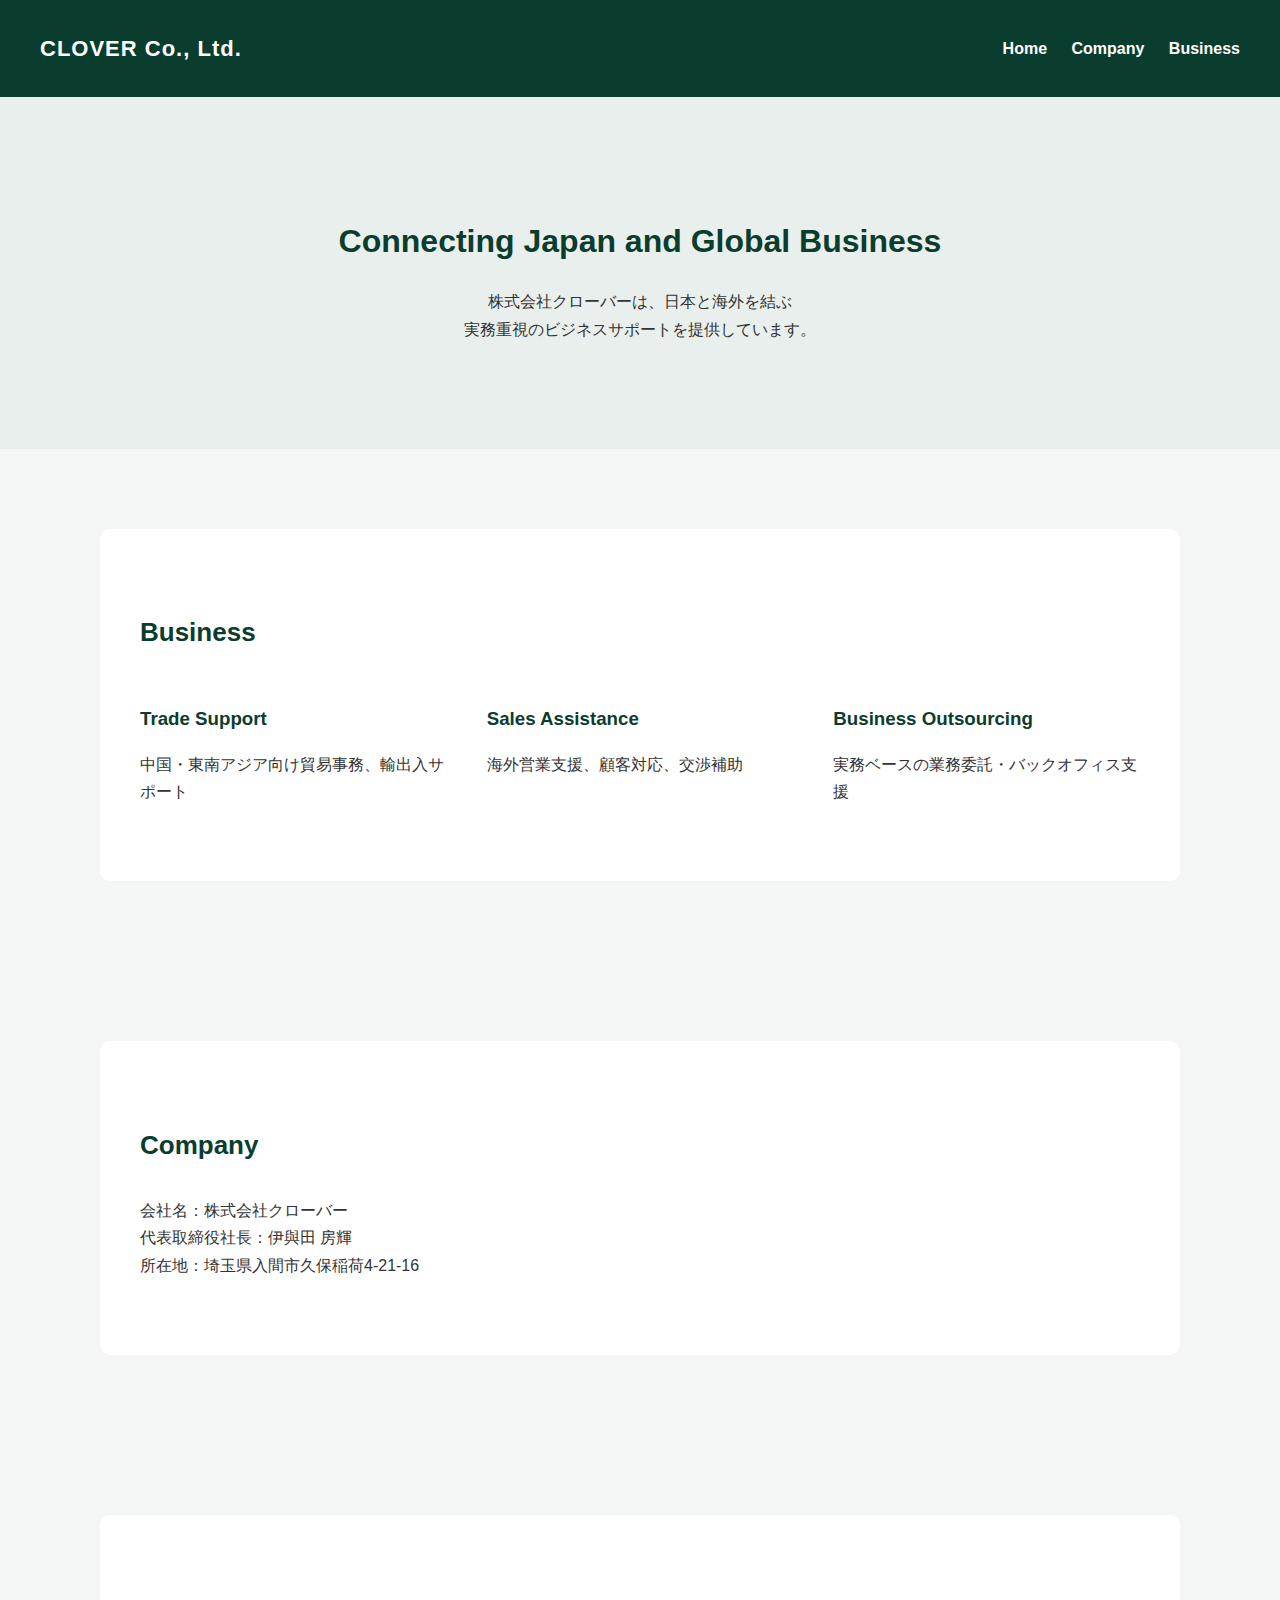
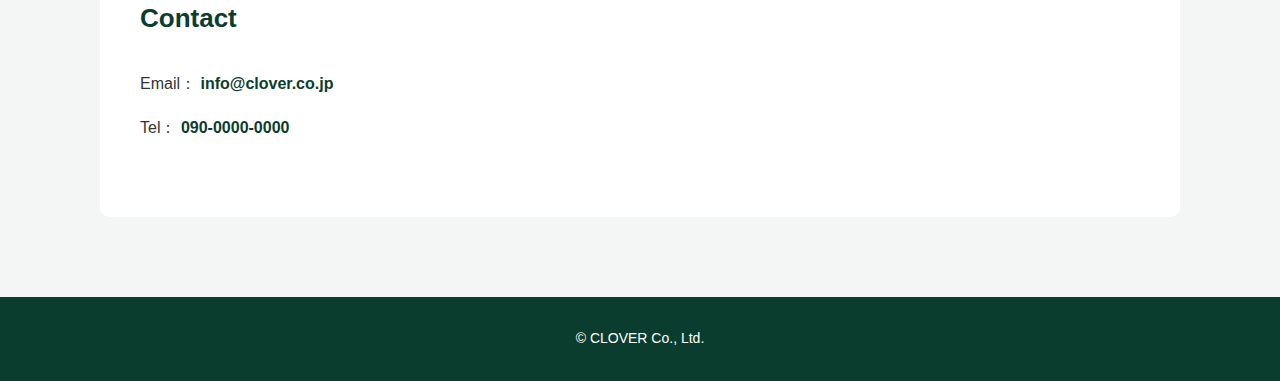
<file: index.html>
<!DOCTYPE html>
<html lang="ja">
<head>
  <meta charset="UTF-8">
  <title>CLOVER Co., Ltd. | 株式会社クローバー</title>
  <meta name="viewport" content="width=device-width, initial-scale=1.0">

  <style>
    body {
      font-family: "Segoe UI", Arial, sans-serif;
      margin: 0;
      background: #f4f6f5;
      color: #333;
      line-height: 1.7;
    }

    header {
      background: #0b3d2e;
      color: #fff;
      padding: 30px 40px;
      display: flex;
      justify-content: space-between;
      align-items: center;
    }

    header h1 {
      margin: 0;
      font-size: 22px;
      letter-spacing: 1px;
    }

    nav a {
      color: #fff;
      margin-left: 20px;
      text-decoration: none;
      font-weight: 600;
    }

    nav a:hover {
      text-decoration: underline;
    }

    .hero {
      background: #e9efec;
      padding: 90px 40px;
      text-align: center;
    }

    .hero h2 {
      font-size: 32px;
      color: #0b3d2e;
      margin-bottom: 20px;
    }

    section {
      padding: 80px 20px;
    }

    .section-box {
      max-width: 1000px;
      margin: 0 auto;
      background: #fff;
      padding: 60px 40px;
      border-radius: 10px;
    }

    .section-box h2 {
      color: #0b3d2e;
      margin-bottom: 30px;
      font-size: 26px;
    }

    .three {
      display: grid;
      grid-template-columns: repeat(auto-fit, minmax(250px, 1fr));
      gap: 40px;
    }

    .three h3 {
      color: #0b3d2e;
      margin-bottom: 10px;
    }

    footer {
      background: #0b3d2e;
      color: #fff;
      text-align: center;
      padding: 30px;
      font-size: 14px;
    }

    a {
      color: #0b3d2e;
      font-weight: 600;
      text-decoration: none;
    }

    a:hover {
      text-decoration: underline;
    }
  </style>
</head>

<body>

<header>
  <h1>CLOVER Co., Ltd.</h1>
  <nav>
    <a href="index.html">Home</a>
    <a href="company.html">Company</a>
    <a href="business.html">Business</a>
  </nav>
</header>

<section class="hero">
  <h2>Connecting Japan and Global Business</h2>
  <p>
    株式会社クローバーは、日本と海外を結ぶ<br>
    実務重視のビジネスサポートを提供しています。
  </p>
</section>

<section>
  <div class="section-box">
    <h2>Business</h2>
    <div class="three">
      <div>
        <h3>Trade Support</h3>
        <p>中国・東南アジア向け貿易事務、輸出入サポート</p>
      </div>
      <div>
        <h3>Sales Assistance</h3>
        <p>海外営業支援、顧客対応、交渉補助</p>
      </div>
      <div>
        <h3>Business Outsourcing</h3>
        <p>実務ベースの業務委託・バックオフィス支援</p>
      </div>
    </div>
  </div>
</section>

<section>
  <div class="section-box">
    <h2>Company</h2>
    <p>
      会社名：株式会社クローバー<br>
      代表取締役社長：伊與田 房輝<br>
      所在地：埼玉県入間市久保稲荷4-21-16
    </p>
  </div>
</section>

<section>
  <div class="section-box">
    <h2>Contact</h2>
    <p>
      Email：
      <a href="mailto:info@clover.co.jp">info@clover.co.jp</a>
    </p>
    <p>
      Tel：
      <a href="tel:09000000000">090-0000-0000</a>
    </p>
  </div>
</section>

<footer>
  © CLOVER Co., Ltd.
</footer>

</body>
</html>
</file>
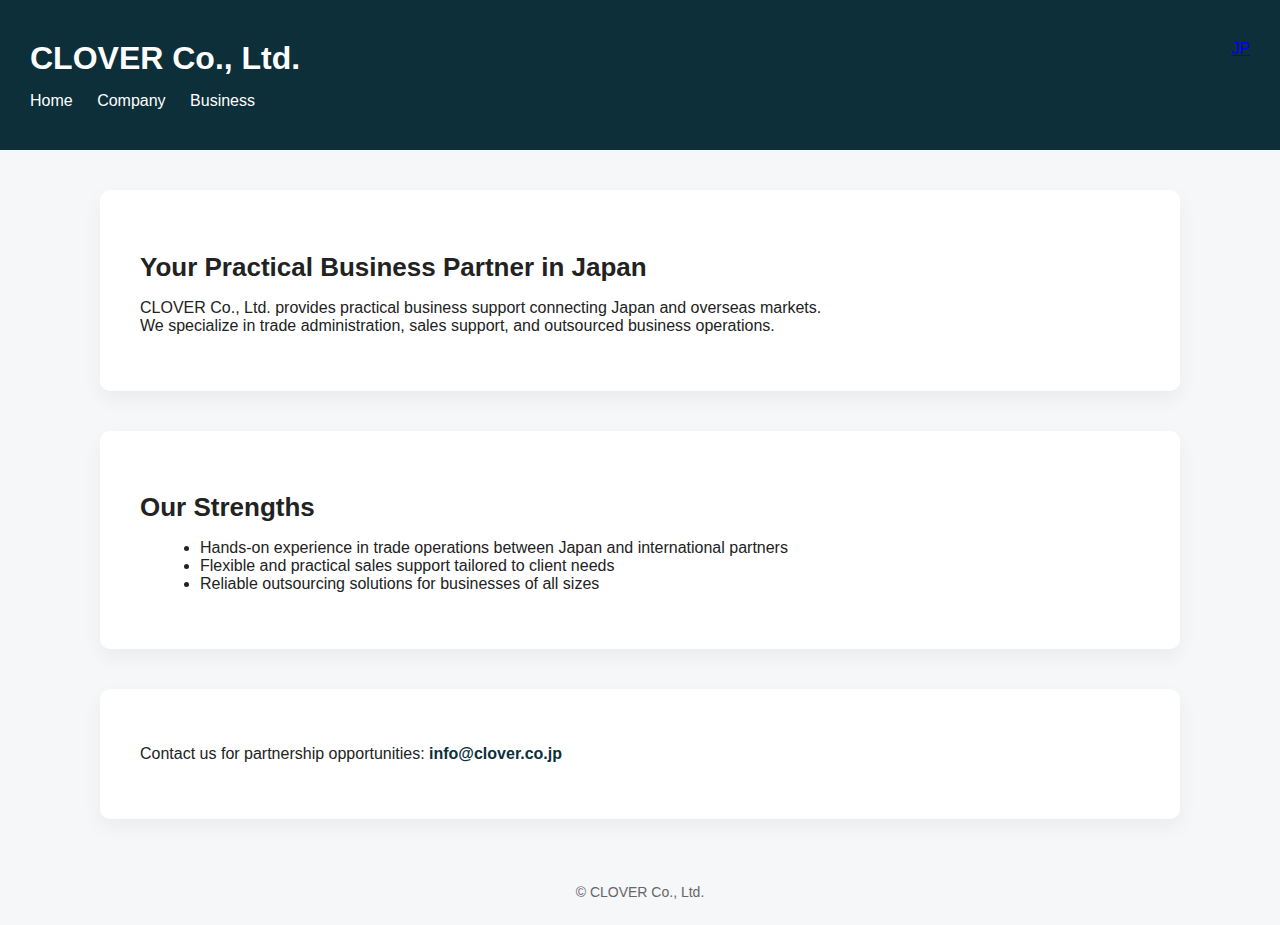
<file: en/index.html>
<!DOCTYPE html>
<html lang="en">
<head>
  <meta charset="UTF-8">
  <title>CLOVER Co., Ltd.</title>
  <meta name="viewport" content="width=device-width, initial-scale=1.0">
  <style>
    body {
      margin: 0;
      font-family: "Segoe UI", Arial, sans-serif;
      background: #f5f7f8;
      color: #222;
    }
    header {
      background: #0c2f3a;
      color: #fff;
      padding: 40px 30px;
    }
    header h1 {
      margin: 0;
      font-size: 32px;
    }
    nav {
      margin-top: 15px;
    }
    nav a {
      color: #fff;
      margin-right: 20px;
      text-decoration: none;
      font-weight: 500;
    }
    nav a:hover {
      text-decoration: underline;
    }
    .lang {
      float: right;
    }
    section {
      max-width: 1000px;
      margin: 40px auto;
      padding: 40px;
      background: #fff;
      border-radius: 10px;
      box-shadow: 0 8px 20px rgba(0,0,0,0.05);
    }
    section h2 {
      font-size: 26px;
      margin-bottom: 15px;
    }
    section ul {
      list-style-type: disc;
      margin-left: 20px;
    }
    section p a {
      color: #0c2f3a;
      text-decoration: none;
      font-weight: 600;
    }
    section p a:hover {
      text-decoration: underline;
    }
    footer {
      text-align: center;
      padding: 25px;
      color: #666;
      font-size: 14px;
    }
  </style>
</head>

<body>

<header>
  <div class="lang">
    <a href="../index.html">JP</a>
  </div>
  <h1>CLOVER Co., Ltd.</h1>
  <nav>
    <a href="index.html">Home</a>
    <a href="company.html">Company</a>
    <a href="business.html">Business</a>
  </nav>
</header>

<section>
  <h2>Your Practical Business Partner in Japan</h2>
  <p>
    CLOVER Co., Ltd. provides practical business support connecting Japan and overseas markets.<br>
    We specialize in trade administration, sales support, and outsourced business operations.
  </p>
</section>

<section>
  <h2>Our Strengths</h2>
  <ul>
    <li>Hands-on experience in trade operations between Japan and international partners</li>
    <li>Flexible and practical sales support tailored to client needs</li>
    <li>Reliable outsourcing solutions for businesses of all sizes</li>
  </ul>
</section>

<section>
  <p>
    Contact us for partnership opportunities: 
    <a href="mailto:info@clover.co.jp">info@clover.co.jp</a>
  </p>
</section>

<footer>
  © CLOVER Co., Ltd.
</footer>

</body>
</html>
</file>
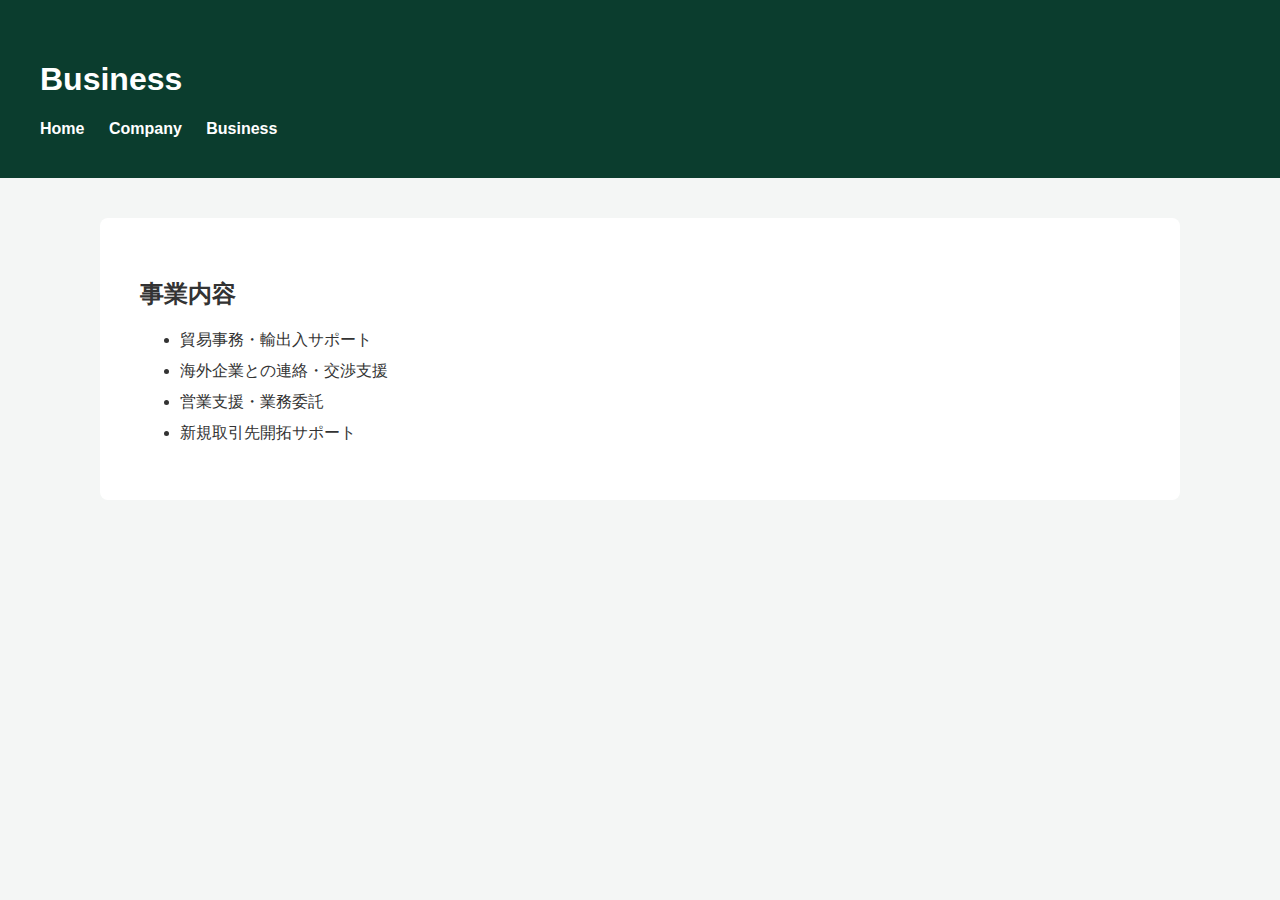
<file: Business code.html>
<!DOCTYPE html>
<html lang="ja">
<head>
  <meta charset="UTF-8">
  <title>Business | CLOVER Co., Ltd.</title>
  <meta name="viewport" content="width=device-width, initial-scale=1.0">
  <style>
    body {
      font-family: "Segoe UI", Arial, sans-serif;
      margin: 0;
      background: #f4f6f5;
      color: #333;
    }
    header {
      background: #0b3d2e;
      color: #fff;
      padding: 40px;
    }
    nav a {
      color: #fff;
      margin-right: 20px;
      text-decoration: none;
      font-weight: 600;
    }
    section {
      max-width: 1000px;
      margin: 40px auto;
      background: #fff;
      padding: 40px;
      border-radius: 8px;
    }
    li {
      margin-bottom: 10px;
    }
  </style>
</head>

<body>

<header>
  <h1>Business</h1>
  <nav>
    <a href="index.html">Home</a>
    <a href="company.html">Company</a>
    <a href="business.html">Business</a>
  </nav>
</header>

<section>
  <h2>事業内容</h2>
  <ul>
    <li>貿易事務・輸出入サポート</li>
    <li>海外企業との連絡・交渉支援</li>
    <li>営業支援・業務委託</li>
    <li>新規取引先開拓サポート</li>
  </ul>
</section>

</body>
</html>
</file>
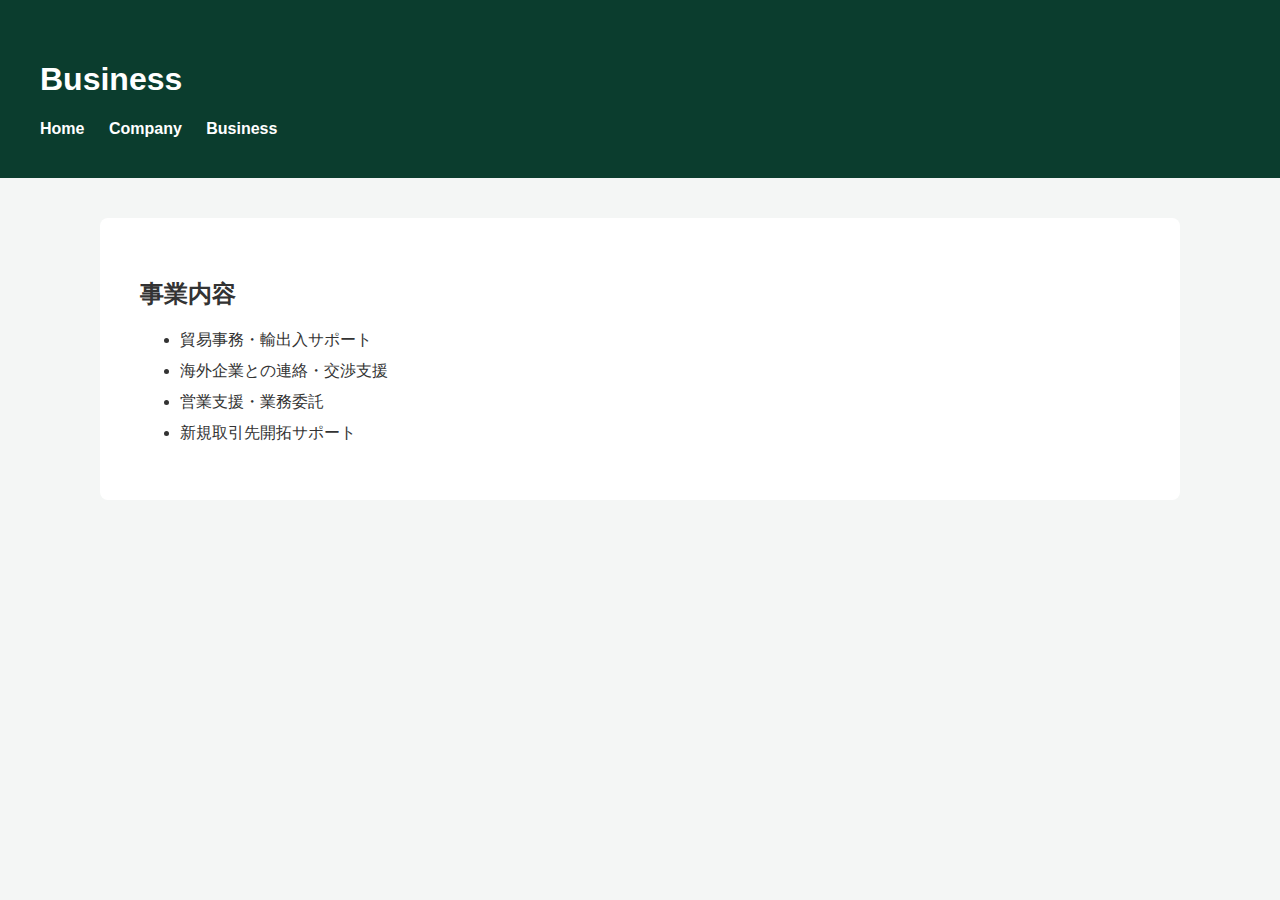
<file: Business.html>
<!DOCTYPE html>
<html lang="ja">
<head>
  <meta charset="UTF-8">
  <title>Business | CLOVER Co., Ltd.</title>
  <meta name="viewport" content="width=device-width, initial-scale=1.0">
  <style>
    body {
      font-family: "Segoe UI", Arial, sans-serif;
      margin: 0;
      background: #f4f6f5;
      color: #333;
    }
    header {
      background: #0b3d2e;
      color: #fff;
      padding: 40px;
    }
    nav a {
      color: #fff;
      margin-right: 20px;
      text-decoration: none;
      font-weight: 600;
    }
    section {
      max-width: 1000px;
      margin: 40px auto;
      background: #fff;
      padding: 40px;
      border-radius: 8px;
    }
    li {
      margin-bottom: 10px;
    }
  </style>
</head>

<body>

<header>
  <h1>Business</h1>
  <nav>
    <a href="index.html">Home</a>
    <a href="company.html">Company</a>
    <a href="business.html">Business</a>
  </nav>
</header>

<section>
  <h2>事業内容</h2>
  <ul>
    <li>貿易事務・輸出入サポート</li>
    <li>海外企業との連絡・交渉支援</li>
    <li>営業支援・業務委託</li>
    <li>新規取引先開拓サポート</li>
  </ul>
</section>

</body>
</html>
</file>
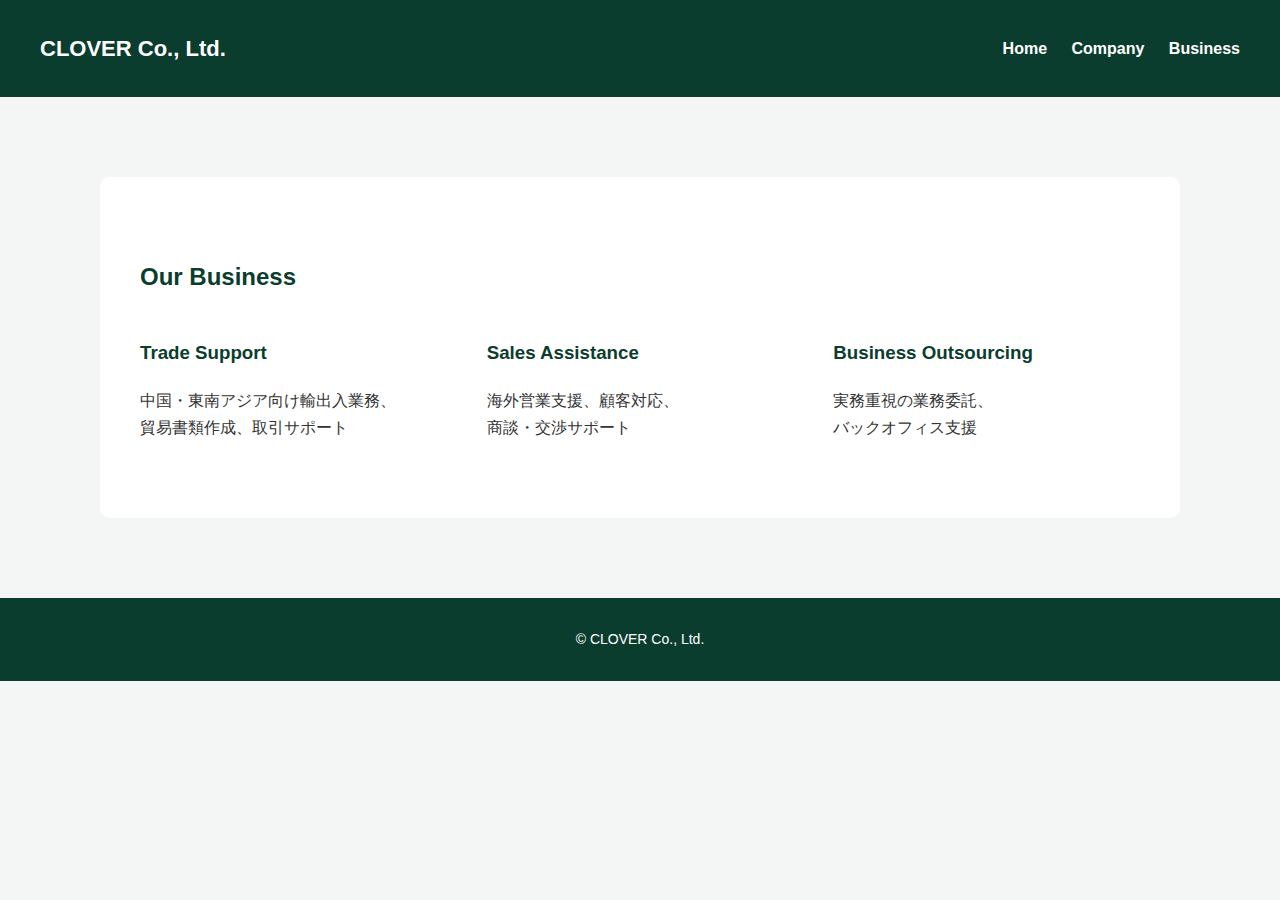
<file: business.html>
<!DOCTYPE html>
<html lang="ja">
<head>
  <meta charset="UTF-8">
  <title>Business | 株式会社クローバー</title>
  <meta name="viewport" content="width=device-width, initial-scale=1.0">

  <style>
    body {
      font-family: "Segoe UI", Arial, sans-serif;
      margin: 0;
      background: #f4f6f5;
      color: #333;
      line-height: 1.7;
    }
    header {
      background: #0b3d2e;
      color: #fff;
      padding: 30px 40px;
      display: flex;
      justify-content: space-between;
      align-items: center;
    }
    header h1 { margin: 0; font-size: 22px; }
    nav a {
      color: #fff;
      margin-left: 20px;
      text-decoration: none;
      font-weight: 600;
    }
    nav a:hover { text-decoration: underline; }

    section { padding: 80px 20px; }
    .section-box {
      max-width: 1000px;
      margin: 0 auto;
      background: #fff;
      padding: 60px 40px;
      border-radius: 10px;
    }

    .three {
      display: grid;
      grid-template-columns: repeat(auto-fit, minmax(250px, 1fr));
      gap: 40px;
    }

    h2, h3 { color: #0b3d2e; }

    footer {
      background: #0b3d2e;
      color: #fff;
      text-align: center;
      padding: 30px;
      font-size: 14px;
    }
  </style>
</head>

<body>

<header>
  <h1>CLOVER Co., Ltd.</h1>
  <nav>
    <a href="index.html">Home</a>
    <a href="company.html">Company</a>
    <a href="business.html">Business</a>
  </nav>
</header>

<section>
  <div class="section-box">
    <h2>Our Business</h2>

    <div class="three">
      <div>
        <h3>Trade Support</h3>
        <p>
          中国・東南アジア向け輸出入業務、<br>
          貿易書類作成、取引サポート
        </p>
      </div>

      <div>
        <h3>Sales Assistance</h3>
        <p>
          海外営業支援、顧客対応、<br>
          商談・交渉サポート
        </p>
      </div>

      <div>
        <h3>Business Outsourcing</h3>
        <p>
          実務重視の業務委託、<br>
          バックオフィス支援
        </p>
      </div>
    </div>

  </div>
</section>

<footer>
  © CLOVER Co., Ltd.
</footer>

</body>
</html>
</file>
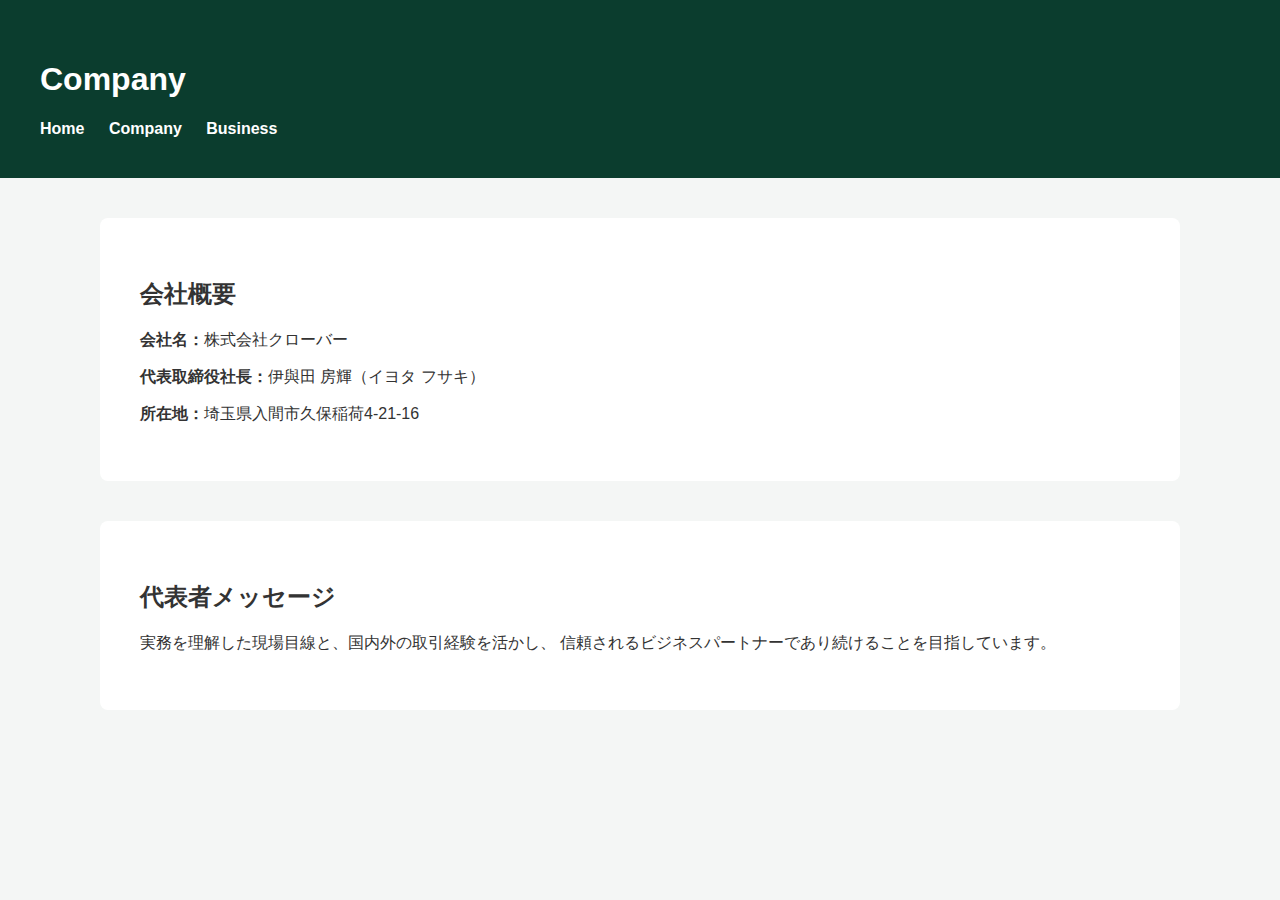
<file: Company code.html>
<!DOCTYPE html>
<html lang="ja">
<head>
  <meta charset="UTF-8">
  <title>Company | CLOVER Co., Ltd.</title>
  <meta name="viewport" content="width=device-width, initial-scale=1.0">
  <style>
    body {
      font-family: "Segoe UI", Arial, sans-serif;
      margin: 0;
      background: #f4f6f5;
      color: #333;
    }
    header {
      background: #0b3d2e;
      color: #fff;
      padding: 40px;
    }
    nav a {
      color: #fff;
      margin-right: 20px;
      text-decoration: none;
      font-weight: 600;
    }
    section {
      max-width: 1000px;
      margin: 40px auto;
      background: #fff;
      padding: 40px;
      border-radius: 8px;
    }
  </style>
</head>

<body>

<header>
  <h1>Company</h1>
  <nav>
    <a href="index.html">Home</a>
    <a href="company.html">Company</a>
    <a href="business.html">Business</a>
  </nav>
</header>

<section>
  <h2>会社概要</h2>
  <p><strong>会社名：</strong>株式会社クローバー</p>
  <p><strong>代表取締役社長：</strong>伊與田 房輝（イヨタ フサキ）</p>
  <p><strong>所在地：</strong>埼玉県入間市久保稲荷4-21-16</p>
</section>

<section>
  <h2>代表者メッセージ</h2>
  <p>
    実務を理解した現場目線と、国内外の取引経験を活かし、  
    信頼されるビジネスパートナーであり続けることを目指しています。
  </p>
</section>

</body>
</html>
</file>
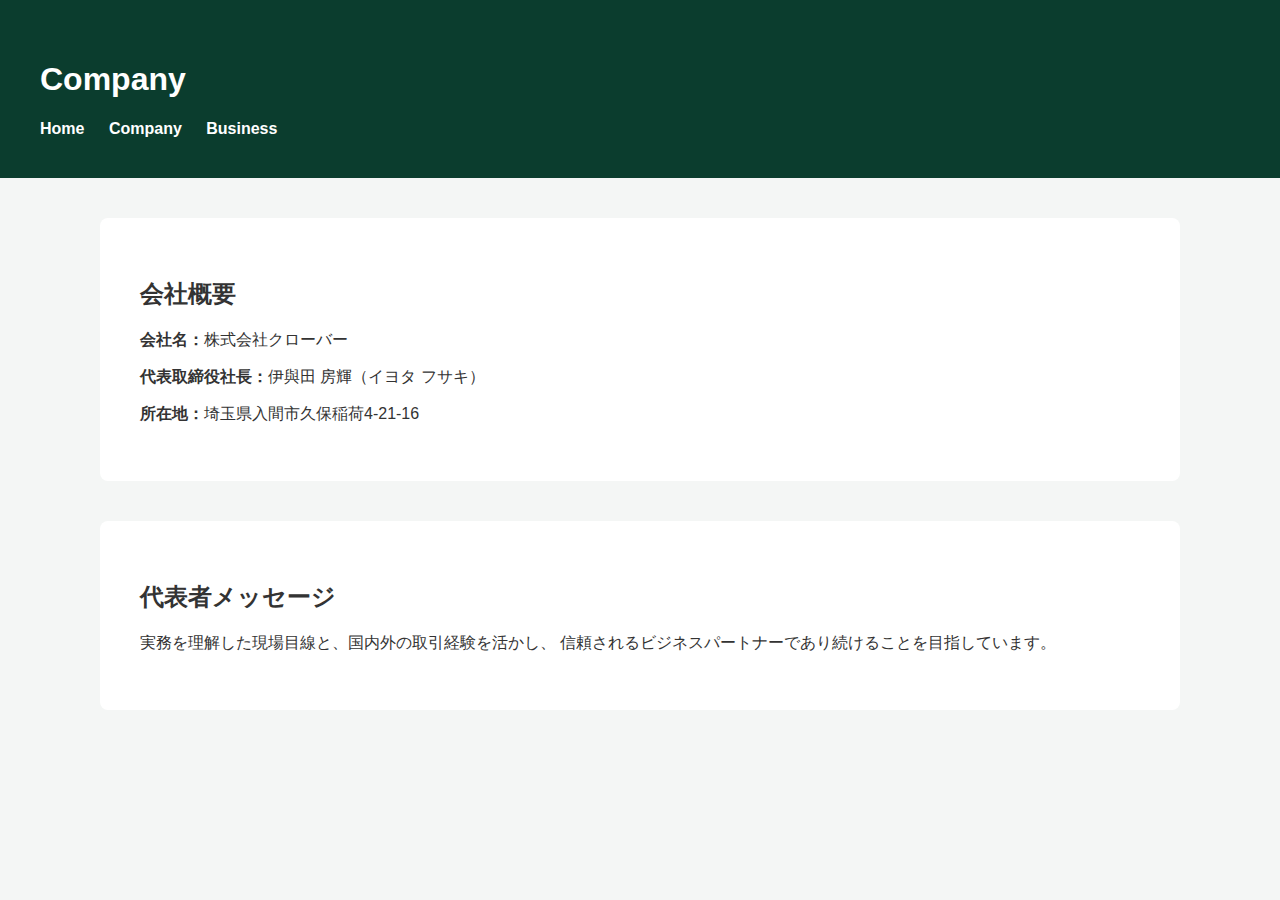
<file: Company.html>
<!DOCTYPE html>
<html lang="ja">
<head>
  <meta charset="UTF-8">
  <title>Company | CLOVER Co., Ltd.</title>
  <meta name="viewport" content="width=device-width, initial-scale=1.0">
  <style>
    body {
      font-family: "Segoe UI", Arial, sans-serif;
      margin: 0;
      background: #f4f6f5;
      color: #333;
    }
    header {
      background: #0b3d2e;
      color: #fff;
      padding: 40px;
    }
    nav a {
      color: #fff;
      margin-right: 20px;
      text-decoration: none;
      font-weight: 600;
    }
    section {
      max-width: 1000px;
      margin: 40px auto;
      background: #fff;
      padding: 40px;
      border-radius: 8px;
    }
  </style>
</head>

<body>

<header>
  <h1>Company</h1>
  <nav>
    <a href="index.html">Home</a>
    <a href="company.html">Company</a>
    <a href="business.html">Business</a>
  </nav>
</header>

<section>
  <h2>会社概要</h2>
  <p><strong>会社名：</strong>株式会社クローバー</p>
  <p><strong>代表取締役社長：</strong>伊與田 房輝（イヨタ フサキ）</p>
  <p><strong>所在地：</strong>埼玉県入間市久保稲荷4-21-16</p>
</section>

<section>
  <h2>代表者メッセージ</h2>
  <p>
    実務を理解した現場目線と、国内外の取引経験を活かし、  
    信頼されるビジネスパートナーであり続けることを目指しています。
  </p>
</section>

</body>
</html>
</file>
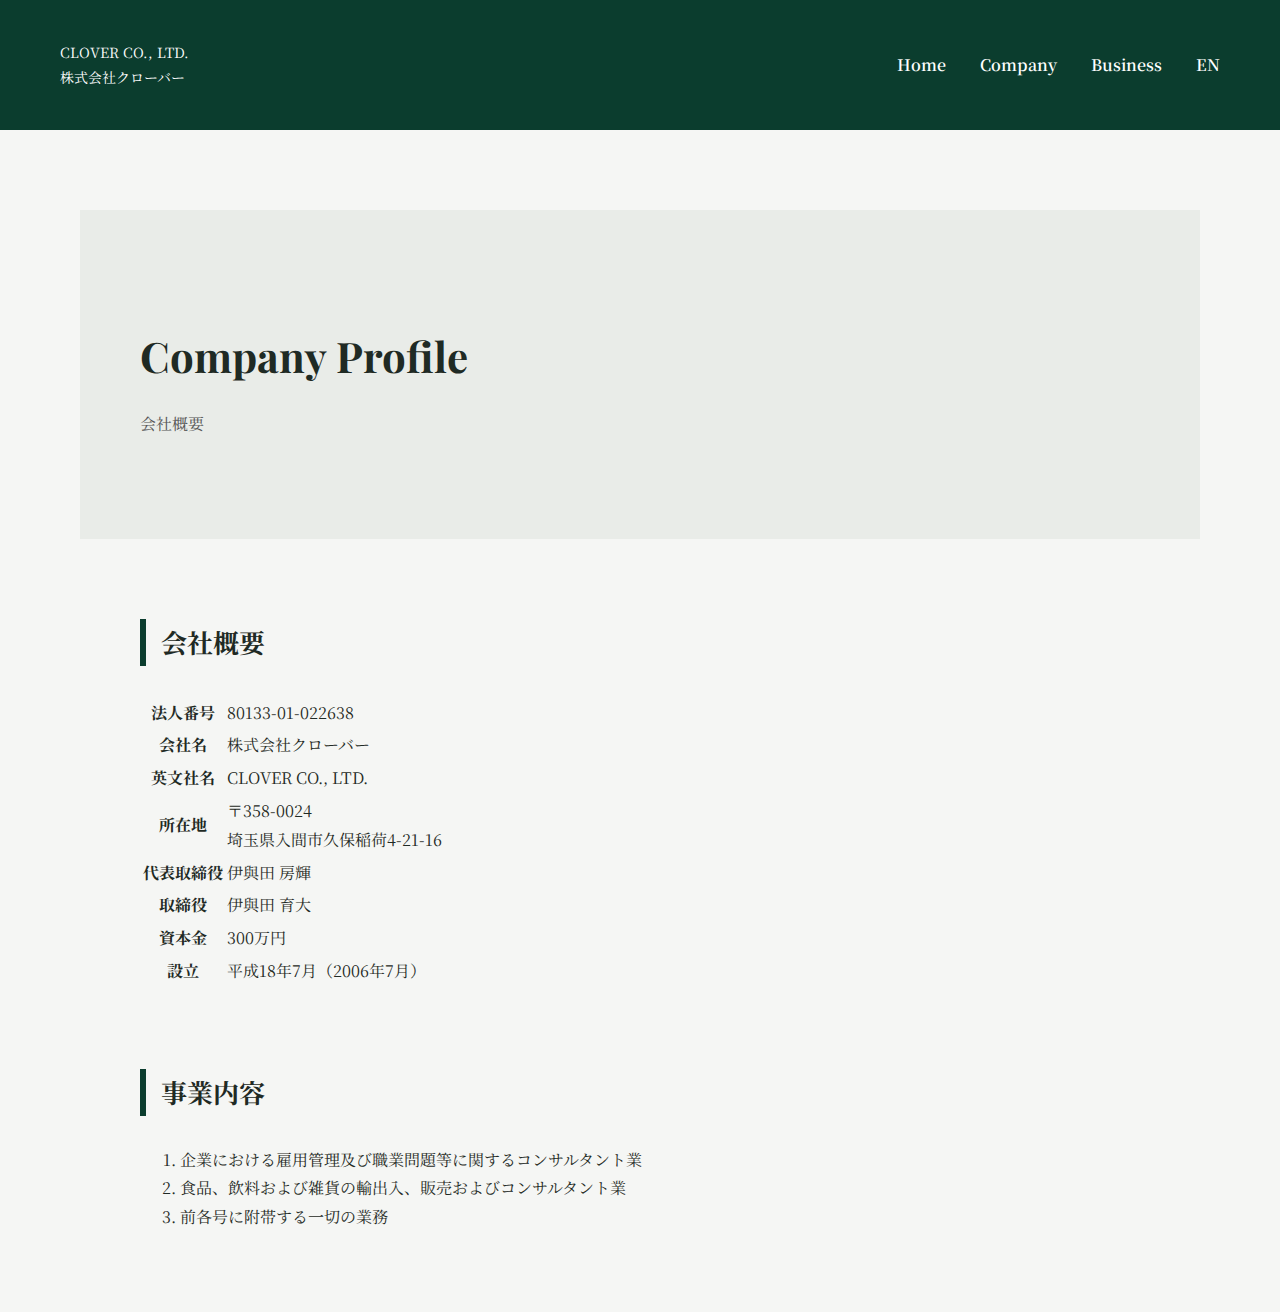
<file: company.html>
<!DOCTYPE html>
<html lang="ja">
<head>
  <meta charset="UTF-8">
  <title>Company | CLOVER CO., LTD.</title>
  <meta name="viewport" content="width=device-width, initial-scale=1.0">
  <link rel="stylesheet" href="style.css">
</head>

<body>

<header class="site-header">
  <div class="header-inner">
    <div class="logo-text">
      <span class="en">CLOVER CO., LTD.</span>
      <span class="jp">株式会社クローバー</span>
    </div>
    <nav class="global-nav">
      <a href="index.html">Home</a>
      <a href="company.html" class="active">Company</a>
      <a href="business.html">Business</a>
      <a href="en.html">EN</a>
    </nav>
  </div>
</header>

<main class="page">

<section class="page-hero">
  <h1>Company Profile</h1>
  <p>会社概要</p>
</section>

<section class="content">
  <h2>会社概要</h2>

  <table class="profile-table">
    <tr>
      <th>法人番号</th>
      <td>80133-01-022638</td>
    </tr>
    <tr>
      <th>会社名</th>
      <td>株式会社クローバー</td>
    </tr>
    <tr>
      <th>英文社名</th>
      <td>CLOVER CO., LTD.</td>
    </tr>
    <tr>
      <th>所在地</th>
      <td>
        〒358-0024<br>
        埼玉県入間市久保稲荷4-21-16
      </td>
    </tr>
    <tr>
      <th>代表取締役</th>
      <td>伊與田 房輝</td>
    </tr>
    <tr>
      <th>取締役</th>
      <td>伊與田 育大</td>
    </tr>
    <tr>
      <th>資本金</th>
      <td>300万円</td>
    </tr>
    <tr>
      <th>設立</th>
      <td>平成18年7月（2006年7月）</td>
    </tr>
  </table>
</section>

<section class="content bg-light">
  <h2>事業内容</h2>
  <ol class="business-list">
    <li>企業における雇用管理及び職業問題等に関するコンサルタント業</li>
    <li>食品、飲料および雑貨の輸出入、販売およびコンサルタント業</li>
    <li>前各号に附帯する一切の業務</li>
  </ol>
</section
</file>
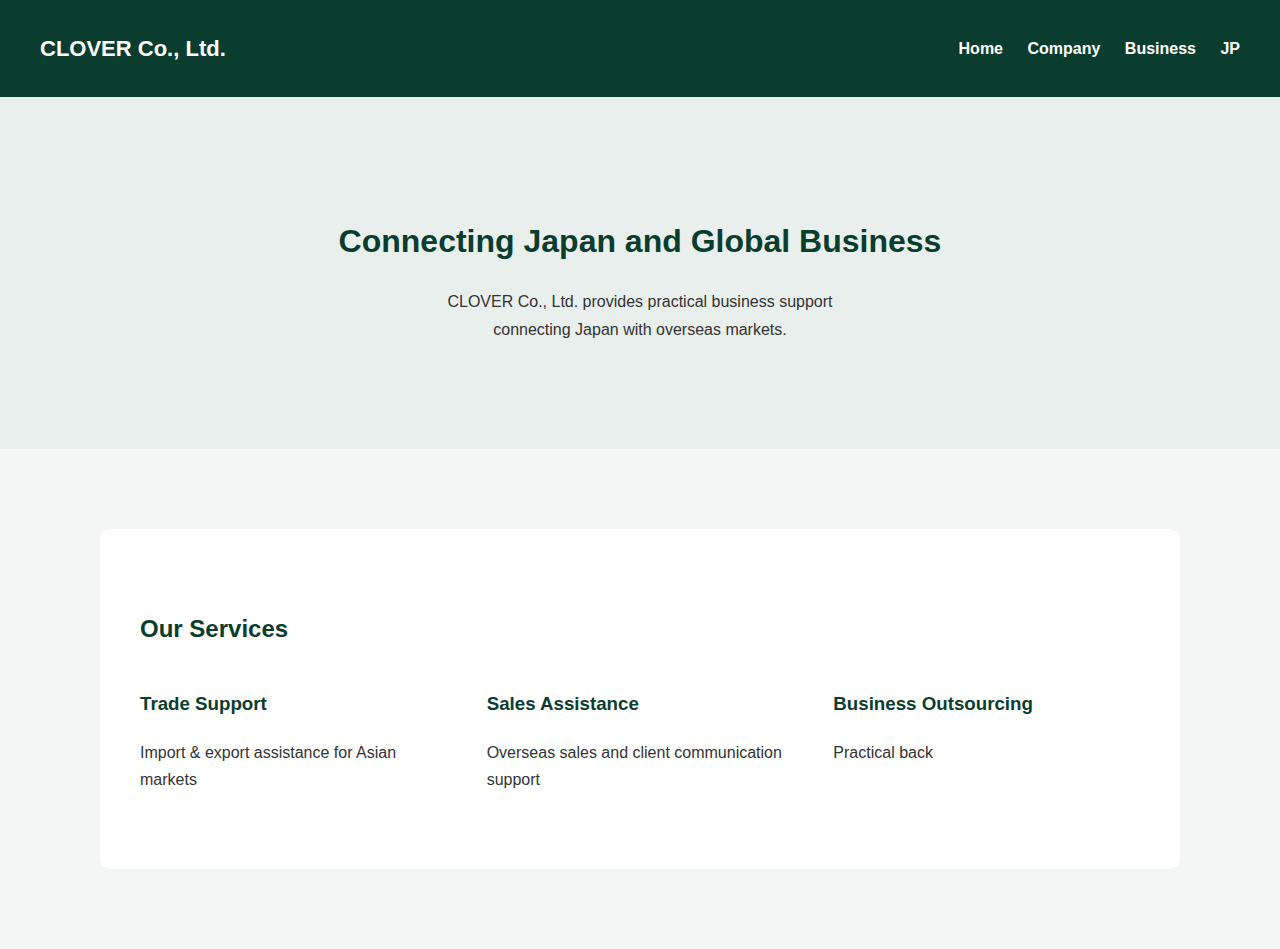
<file: en.html>
<!DOCTYPE html>
<html lang="en">
<head>
  <meta charset="UTF-8">
  <title>CLOVER Co., Ltd.</title>
  <meta name="viewport" content="width=device-width, initial-scale=1.0">

  <style>
    body {
      font-family: "Segoe UI", Arial, sans-serif;
      margin: 0;
      background: #f4f6f5;
      color: #333;
      line-height: 1.7;
    }

    header {
      background: #0b3d2e;
      color: #fff;
      padding: 30px 40px;
      display: flex;
      justify-content: space-between;
      align-items: center;
    }

    header h1 { margin: 0; font-size: 22px; }

    nav a {
      color: #fff;
      margin-left: 20px;
      text-decoration: none;
      font-weight: 600;
    }

    nav a:hover { text-decoration: underline; }

    .hero {
      background: #e9efec;
      padding: 90px 40px;
      text-align: center;
    }

    .hero h2 {
      font-size: 32px;
      color: #0b3d2e;
      margin-bottom: 20px;
    }

    section { padding: 80px 20px; }

    .section-box {
      max-width: 1000px;
      margin: 0 auto;
      background: #fff;
      padding: 60px 40px;
      border-radius: 10px;
    }

    .three {
      display: grid;
      grid-template-columns: repeat(auto-fit, minmax(250px, 1fr));
      gap: 40px;
    }

    h2, h3 { color: #0b3d2e; }

    footer {
      background: #0b3d2e;
      color: #fff;
      text-align: center;
      padding: 30px;
      font-size: 14px;
    }

    a { color: #0b3d2e; font-weight: 600; text-decoration: none; }
    a:hover { text-decoration: underline; }
  </style>
</head>

<body>

<header>
  <h1>CLOVER Co., Ltd.</h1>
  <nav>
    <a href="index-en.html">Home</a>
    <a href="company-en.html">Company</a>
    <a href="business-en.html">Business</a>
    <a href="index.html">JP</a>
  </nav>
</header>

<section class="hero">
  <h2>Connecting Japan and Global Business</h2>
  <p>
    CLOVER Co., Ltd. provides practical business support<br>
    connecting Japan with overseas markets.
  </p>
</section>

<section>
  <div class="section-box">
    <h2>Our Services</h2>
    <div class="three">
      <div>
        <h3>Trade Support</h3>
        <p>Import & export assistance for Asian markets</p>
      </div>
      <div>
        <h3>Sales Assistance</h3>
        <p>Overseas sales and client communication support</p>
      </div>
      <div>
        <h3>Business Outsourcing</h3>
        <p>Practical back
</file>
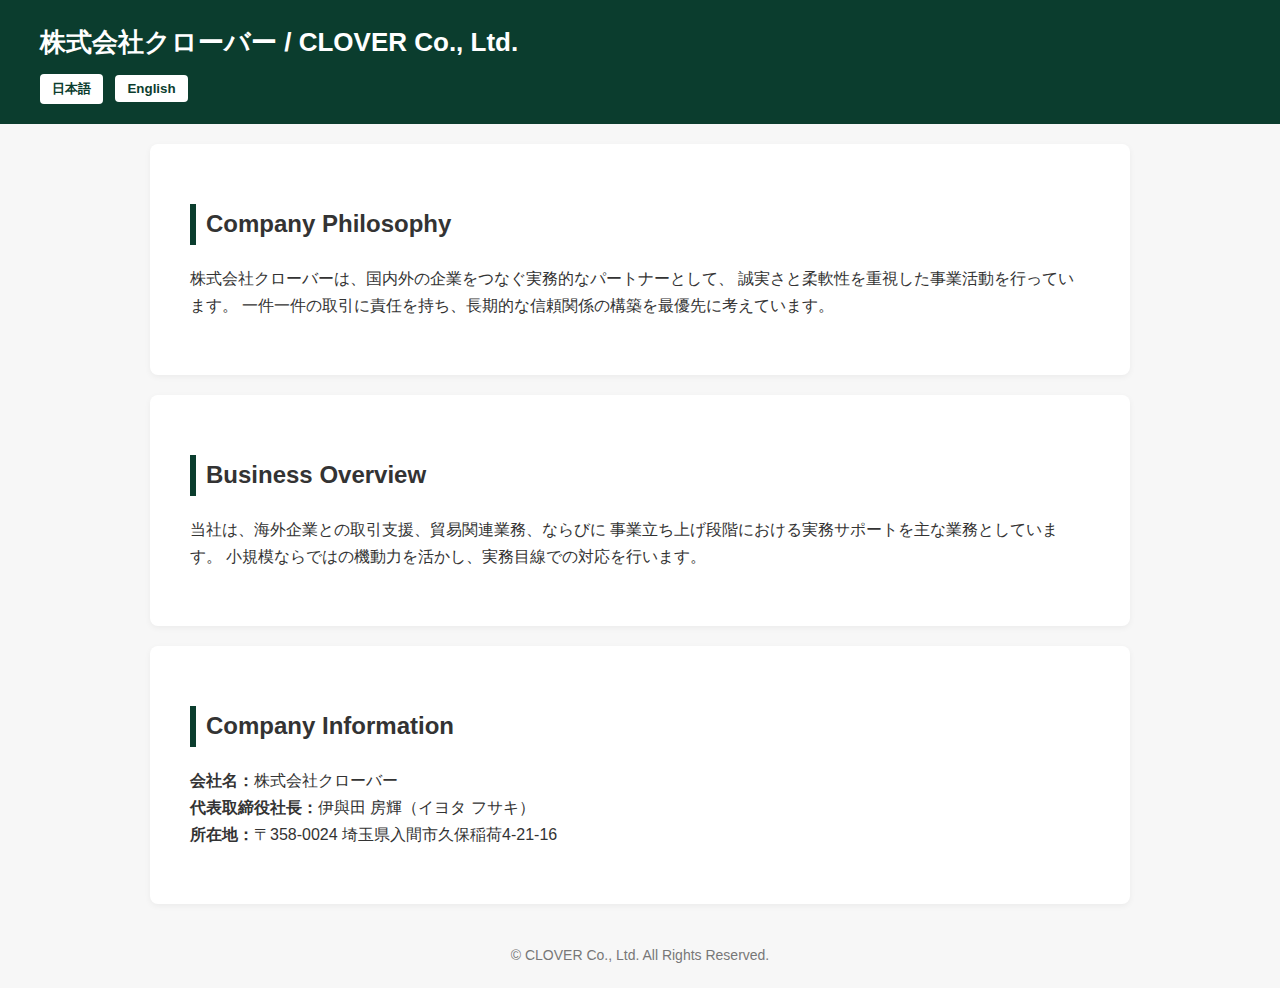
<file: HPindex.html>
<!DOCTYPE html>
<html lang="ja">
<head>
  <meta charset="UTF-8" />
  <meta name="viewport" content="width=device-width, initial-scale=1.0" />
  <title>CLOVER Co., Ltd. | 株式会社クローバー</title>
  <style>
    body {
      font-family: Arial, Helvetica, sans-serif;
      margin: 0;
      background: #f7f7f7;
      color: #333;
      line-height: 1.7;
    }
    header {
      background: #0b3d2e;
      color: #fff;
      padding: 20px 40px;
    }
    header h1 {
      margin: 0;
      font-size: 26px;
    }
    nav {
      margin-top: 10px;
    }
    nav button {
      background: #fff;
      color: #0b3d2e;
      border: none;
      padding: 6px 12px;
      margin-right: 8px;
      cursor: pointer;
      border-radius: 4px;
      font-weight: bold;
    }
    section {
      padding: 40px;
      background: #fff;
      margin: 20px auto;
      max-width: 900px;
      border-radius: 8px;
      box-shadow: 0 2px 6px rgba(0,0,0,0.05);
    }
    h2 {
      border-left: 6px solid #0b3d2e;
      padding-left: 10px;
    }
    footer {
      text-align: center;
      padding: 20px;
      font-size: 14px;
      color: #777;
    }
    .en {
      display: none;
    }
  </style>
  <script>
    function switchLang(lang) {
      document.querySelectorAll('.ja').forEach(el => {
        el.style.display = (lang === 'ja') ? 'block' : 'none';
      });
      document.querySelectorAll('.en').forEach(el => {
        el.style.display = (lang === 'en') ? 'block' : 'none';
      });
    }
  </script>
</head>
<body>

<header>
  <h1>株式会社クローバー / CLOVER Co., Ltd.</h1>
  <nav>
    <button onclick="switchLang('ja')">日本語</button>
    <button onclick="switchLang('en')">English</button>
  </nav>
</header>

<section>
  <h2>Company Philosophy</h2>
  <p class="ja">
    株式会社クローバーは、国内外の企業をつなぐ実務的なパートナーとして、
    誠実さと柔軟性を重視した事業活動を行っています。
    一件一件の取引に責任を持ち、長期的な信頼関係の構築を最優先に考えています。
  </p>
  <p class="en">
    CLOVER Co., Ltd. operates as a practical and reliable partner connecting
    businesses in Japan and overseas.
    We prioritize integrity, flexibility, and long-term trust in every transaction.
  </p>
</section>

<section>
  <h2>Business Overview</h2>
  <p class="ja">
    当社は、海外企業との取引支援、貿易関連業務、ならびに
    事業立ち上げ段階における実務サポートを主な業務としています。
    小規模ならではの機動力を活かし、実務目線での対応を行います。
  </p>
  <p class="en">
    Our core services include support for transactions with overseas partners,
    trade-related operations, and hands-on assistance during the early stages
    of business development.
    We provide flexible and practical solutions tailored to each client.
  </p>
</section>

<section>
  <h2>Company Information</h2>
  <p class="ja">
    <strong>会社名：</strong>株式会社クローバー<br>
    <strong>代表取締役社長：</strong>伊與田 房輝（イヨタ フサキ）<br>
    <strong>所在地：</strong>〒358-0024 埼玉県入間市久保稲荷4-21-16
  </p>
  <p class="en">
    <strong>Company Name:</strong> CLOVER Co., Ltd.<br>
    <strong>Representative Director & CEO:</strong> Fusaki Iyota<br>
    <strong>Address:</strong> 4-21-16 Kuboinari, Iruma-shi, Saitama 358-0024, Japan
  </p>
</section>

<footer>
  © CLOVER Co., Ltd. All Rights Reserved.
</footer>

</body>
</html>
</file>
<file: style.css>
@import url('https://fonts.googleapis.com/css2?family=Noto+Serif+JP:wght@400;600&family=Playfair+Display:wght@500;600&display=swap');

body {
  margin: 0;
  font-family: "Noto Serif JP", serif;
  background-color: #f5f6f4;
  color: #1f2a24;
  line-height: 1.8;
}

header {
  background: #0b3d2e;
  color: #fff;
  padding: 40px 60px;
}

.header-inner {
  display: flex;
  justify-content: space-between;
  align-items: center;
}

.logo-area {
  display: flex;
  align-items: center;
}

.logo-area img {
  height: 60px;
  margin-right: 15px;
}

.logo-text {
  font-family: "Playfair Display", serif;
  font-size: 28px;
  letter-spacing: 1px;
}

.logo-text span {
  display: block;
  font-size: 14px;
  font-family: "Noto Serif JP", serif;
  letter-spacing: 0;
}

nav a {
  color: #fff;
  text-decoration: none;
  margin-left: 30px;
  font-weight: 600;
}

nav a:hover {
  text-decoration: underline;
}

.page-hero {
  background: #e9ece8;
  padding: 80px 60px;
}

.page-hero h1 {
  font-family: "Playfair Display", serif;
  font-size: 42px;
  margin-bottom: 10px;
}

.page-hero p {
  font-size: 16px;
  color: #555;
}

section {
  max-width: 1000px;
  margin: 80px auto;
  padding: 0 40px;
}

section h2 {
  font-size: 26px;
  border-left: 6px solid #0b3d2e;
  padding-left: 15px;
  margin-bottom: 30px;
}

section p {
  margin-bottom: 20px;
}

.table {
  width: 100%;
  border-collapse: collapse;
}

.table th,
.table td {
  border-bottom: 1px solid #ccc;
  padding: 15px 10px;
  text-align: left;
}

footer {
  background: #0b3d2e;
  color: #fff;
  text-align: center;
  padding: 30px;
  font-size: 14px;
}
</file>
